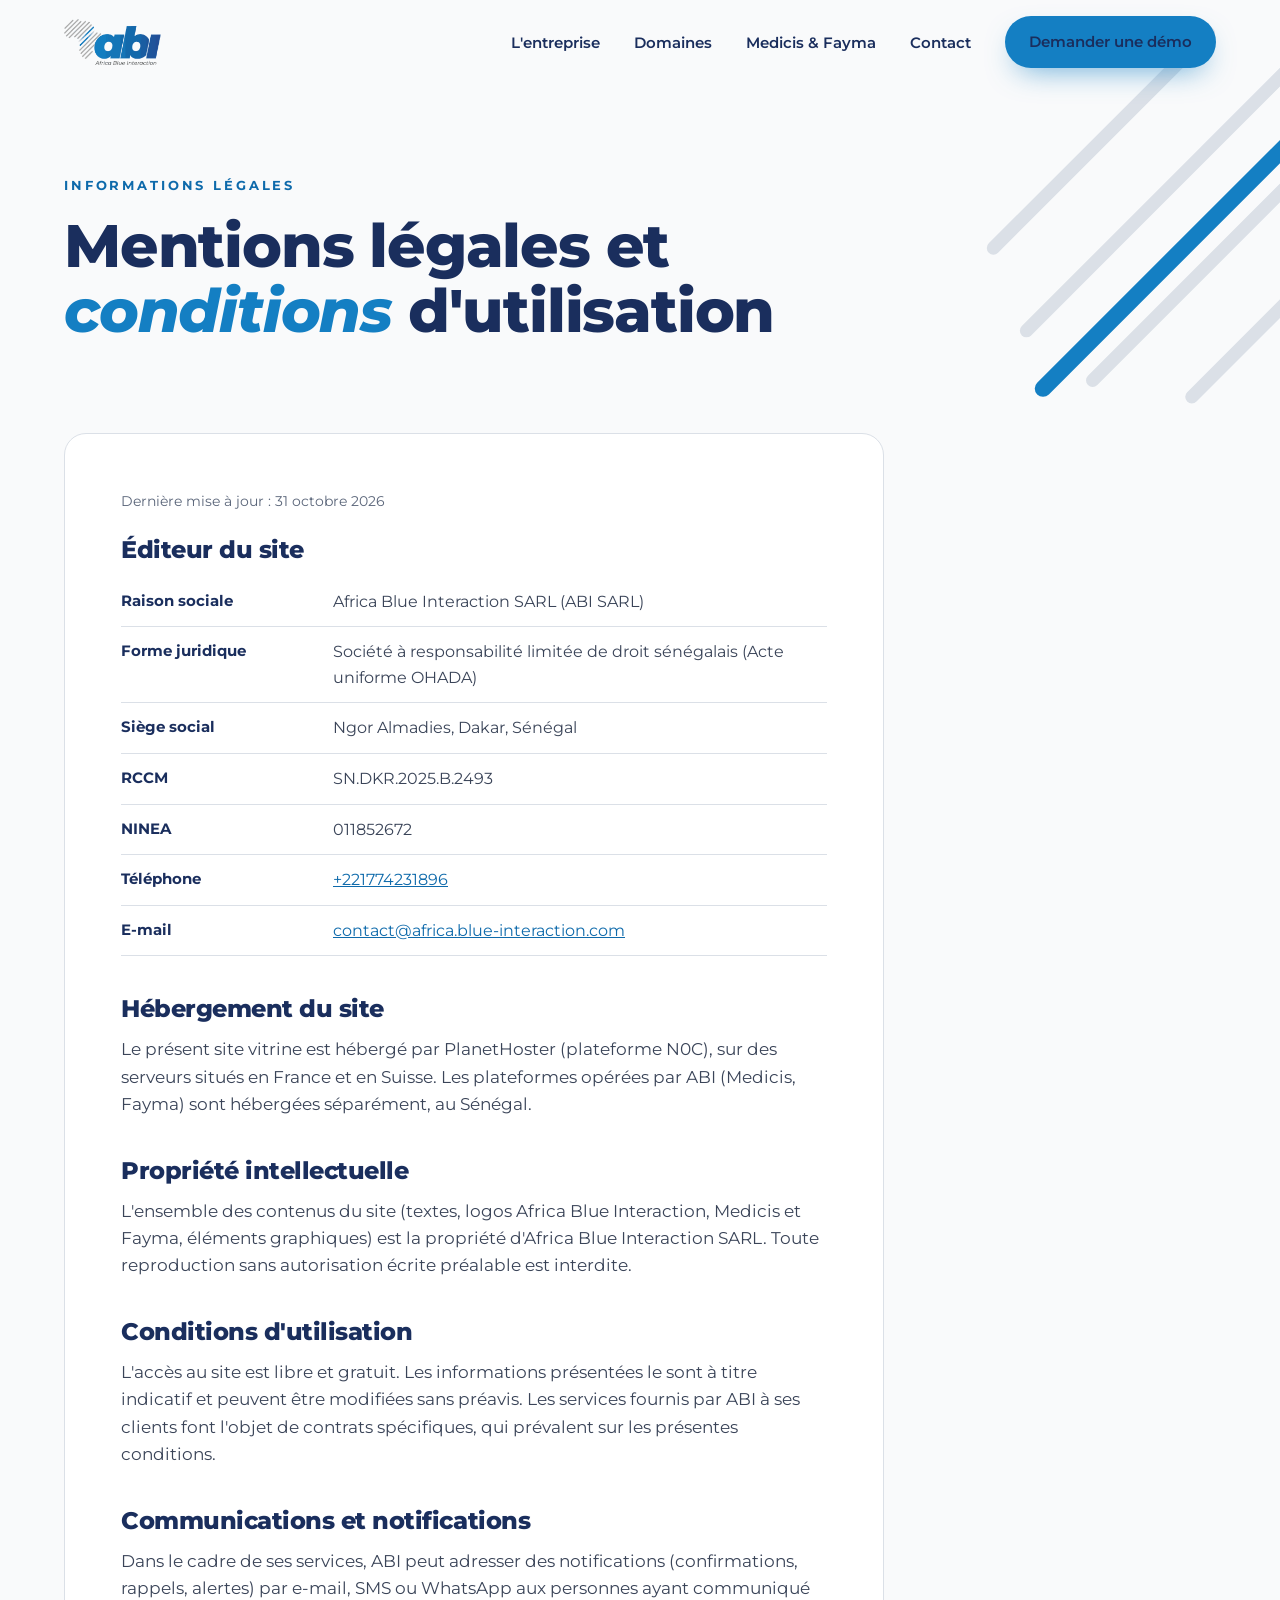
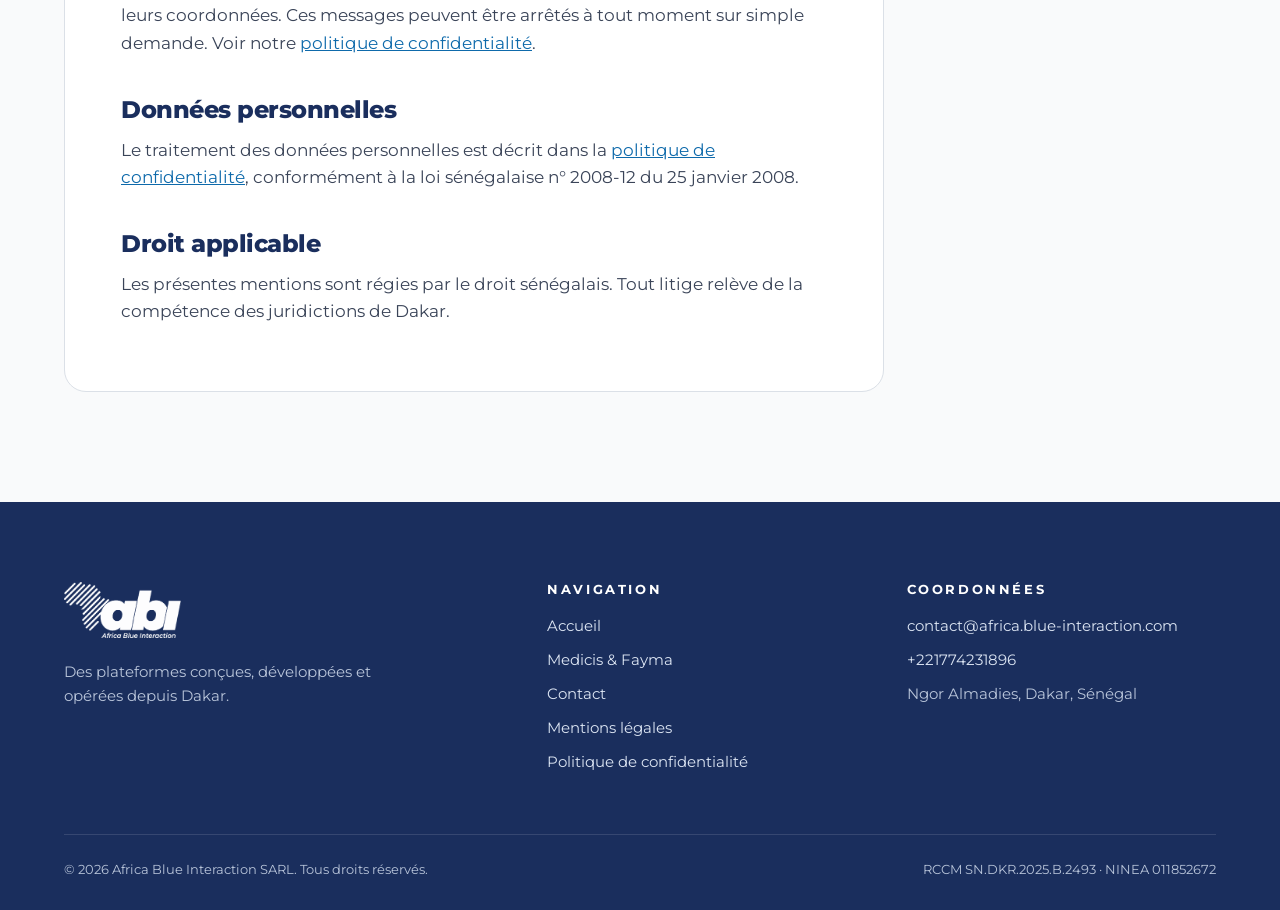
<file: mentions-legales.html>
<!doctype html>
<html lang="fr">
<head>
<meta charset="utf-8">
<meta name="viewport" content="width=device-width,initial-scale=1">
<title>Mentions légales et CGU — Africa Blue Interaction</title>
<link rel="icon" href="assets/logo-abi.png">
<link rel="preconnect" href="https://fonts.googleapis.com">
<link rel="preconnect" href="https://fonts.gstatic.com" crossorigin>
<link href="https://fonts.googleapis.com/css2?family=Montserrat:ital,wght@0,400;0,500;0,600;0,700;0,800;1,700;1,800&display=swap" rel="stylesheet">
<link rel="stylesheet" href="style.css">
</head>
<body>
<header class="top" id="top">
  <div class="wrap nav">
    <a class="logo" href="index.html" aria-label="Accueil"><img src="assets/logo-abi.png" alt="Africa Blue Interaction"></a>
    <button class="burger" aria-label="Ouvrir le menu" aria-expanded="false"><span></span><span></span><span></span></button>
    <ul id="menu">
      <li><a href="index.html#entreprise">L'entreprise</a></li>
      <li><a href="index.html#domaines">Domaines</a></li>
      <li><a href="index.html#solutions">Medicis &amp; Fayma</a></li>
      <li><a href="index.html#contact">Contact</a></li>
      <li><a class="btn btn-bleu" href="index.html#contact">Demander une démo</a></li>
    </ul>
  </div>
</header>
<section class="page-head">
  <svg class="stripes" viewBox="0 0 640 500" preserveAspectRatio="xMaxYMid meet" aria-hidden="true">
    <g stroke="#DBE0E7" stroke-width="16" stroke-linecap="round">
      <line x1="200" y1="300" x2="460" y2="40"/><line x1="240" y1="400" x2="600" y2="40"/><line x1="320" y1="460" x2="640" y2="140"/><line x1="440" y1="480" x2="640" y2="280"/>
    </g>
    <line x1="260" y1="470" x2="600" y2="130" stroke="#147FC3" stroke-width="20" stroke-linecap="round"/>
  </svg>
  <div class="wrap"><span class="label">Informations légales</span><h1>Mentions légales et <em class="k">conditions</em> d'utilisation</h1></div>
</section>
<section class="doc"><div class="wrap"><div class="content">
<p class="updated">Dernière mise à jour : 31 octobre 2026</p>
<h2>Éditeur du site</h2>
<dl>
<div><dt>Raison sociale</dt><dd>Africa Blue Interaction SARL (ABI SARL)</dd></div>
<div><dt>Forme juridique</dt><dd>Société à responsabilité limitée de droit sénégalais (Acte uniforme OHADA)</dd></div>
<div><dt>Siège social</dt><dd>Ngor Almadies, Dakar, Sénégal</dd></div>
<div><dt>RCCM</dt><dd>SN.DKR.2025.B.2493</dd></div>
<div><dt>NINEA</dt><dd>011852672</dd></div>
<div><dt>Téléphone</dt><dd><a href="tel:+221774231896">+221774231896</a></dd></div>
<div><dt>E-mail</dt><dd><a href="mailto:contact@africa.blue-interaction.com">contact@africa.blue-interaction.com</a></dd></div>
</dl>
<h2>Hébergement du site</h2>
<p>Le présent site vitrine est hébergé par PlanetHoster (plateforme N0C), sur des serveurs situés en France et en Suisse. Les plateformes opérées par ABI (Medicis, Fayma) sont hébergées séparément, au Sénégal.</p>
<h2>Propriété intellectuelle</h2>
<p>L'ensemble des contenus du site (textes, logos Africa Blue Interaction, Medicis et Fayma, éléments graphiques) est la propriété d'Africa Blue Interaction SARL. Toute reproduction sans autorisation écrite préalable est interdite.</p>
<h2>Conditions d'utilisation</h2>
<p>L'accès au site est libre et gratuit. Les informations présentées le sont à titre indicatif et peuvent être modifiées sans préavis. Les services fournis par ABI à ses clients font l'objet de contrats spécifiques, qui prévalent sur les présentes conditions.</p>
<h2>Communications et notifications</h2>
<p>Dans le cadre de ses services, ABI peut adresser des notifications (confirmations, rappels, alertes) par e-mail, SMS ou WhatsApp aux personnes ayant communiqué leurs coordonnées. Ces messages peuvent être arrêtés à tout moment sur simple demande. Voir notre <a href="politique-confidentialite.html">politique de confidentialité</a>.</p>
<h2>Données personnelles</h2>
<p>Le traitement des données personnelles est décrit dans la <a href="politique-confidentialite.html">politique de confidentialité</a>, conformément à la loi sénégalaise n° 2008-12 du 25 janvier 2008.</p>
<h2>Droit applicable</h2>
<p>Les présentes mentions sont régies par le droit sénégalais. Tout litige relève de la compétence des juridictions de Dakar.</p>
</div></div></section>
<footer>
  <div class="wrap">
    <div class="foot-grid">
      <div><img class="flogo" src="assets/logo-abi-blanc.png" alt="Africa Blue Interaction"><p style="max-width:360px">Des plateformes conçues, développées et opérées depuis Dakar.</p></div>
      <div><h4>Navigation</h4><ul><li><a href="index.html">Accueil</a></li><li><a href="index.html#solutions">Medicis &amp; Fayma</a></li><li><a href="index.html#contact">Contact</a></li><li><a href="mentions-legales.html">Mentions légales</a></li><li><a href="politique-confidentialite.html">Politique de confidentialité</a></li></ul></div>
      <div><h4>Coordonnées</h4><ul><li><a href="mailto:contact@africa.blue-interaction.com">contact@africa.blue-interaction.com</a></li><li><a href="tel:+221774231896">+221774231896</a></li><li>Ngor Almadies, Dakar, Sénégal</li></ul></div>
    </div>
    <div class="legal-line"><span>© 2026 Africa Blue Interaction SARL. Tous droits réservés.</span><span>RCCM SN.DKR.2025.B.2493 · NINEA 011852672</span></div>
  </div>
</footer>
<script src="site.js"></script>
</body>
</html>
</file>
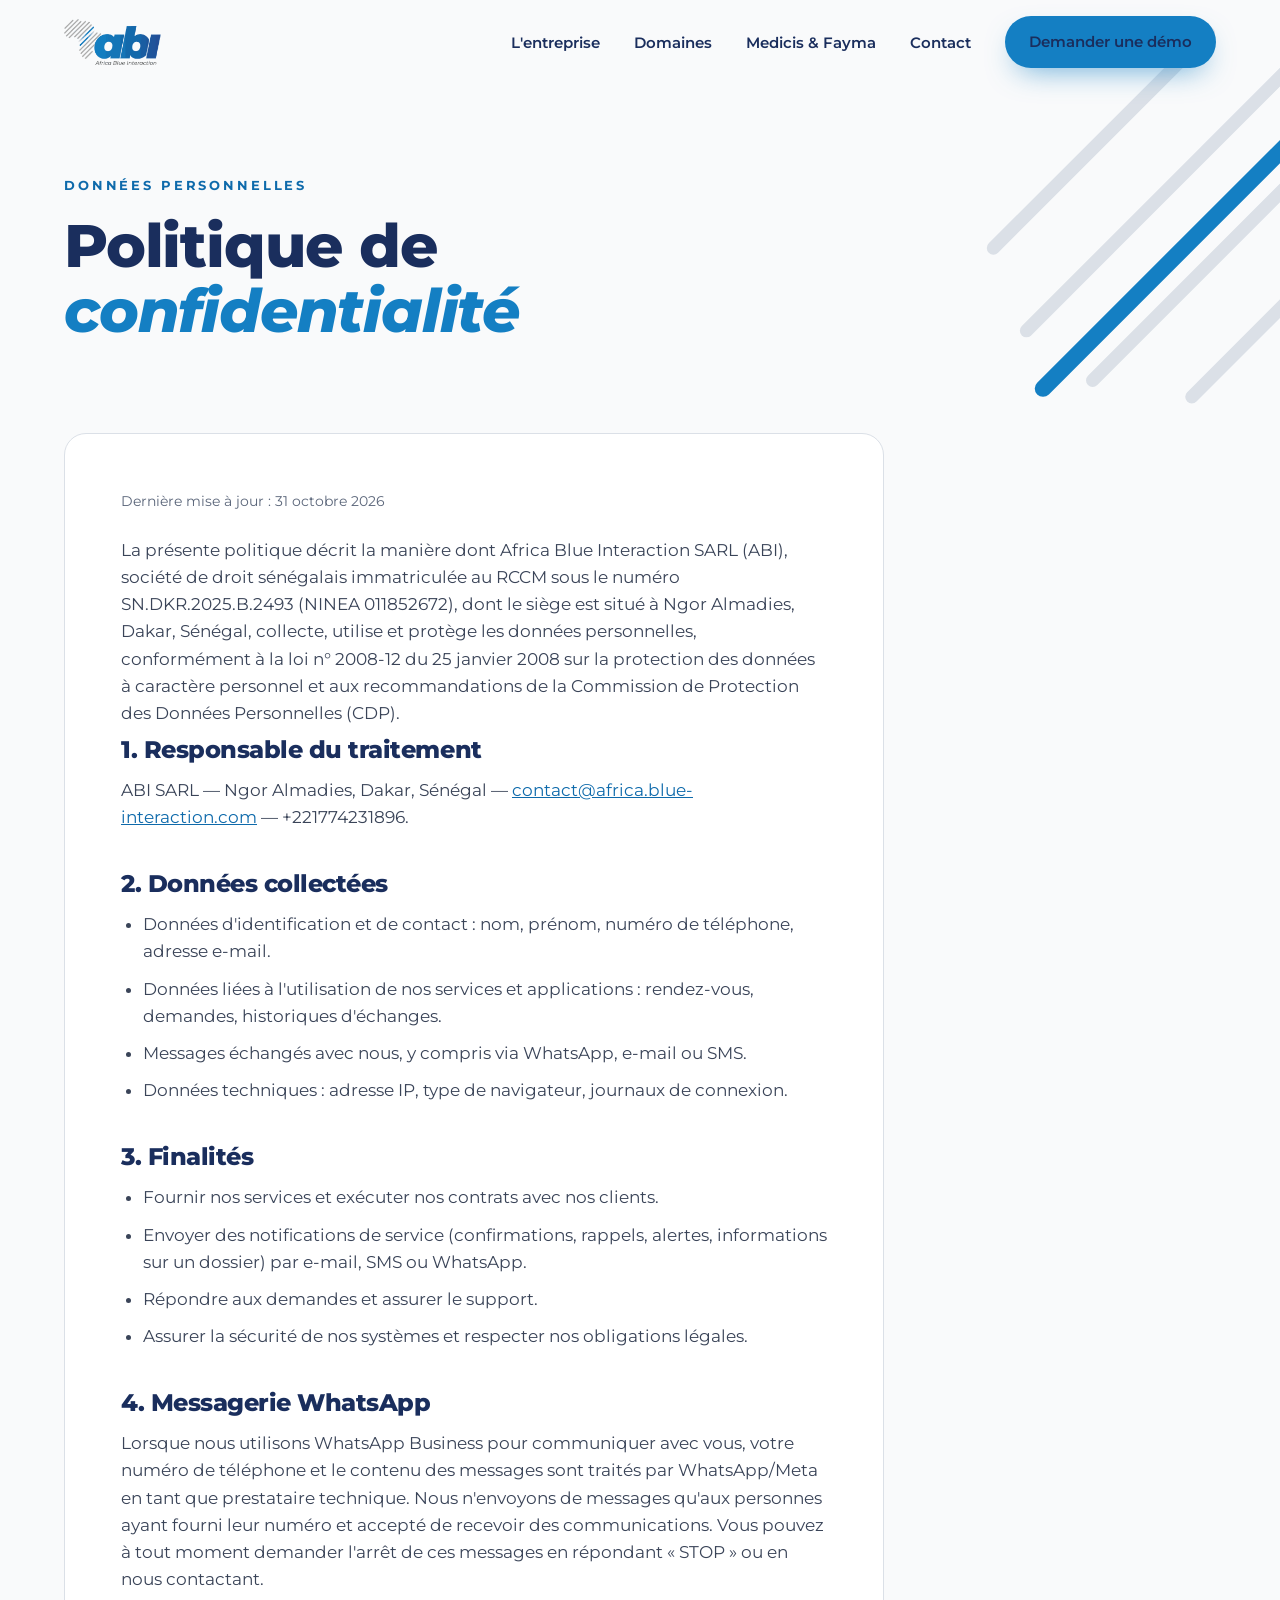
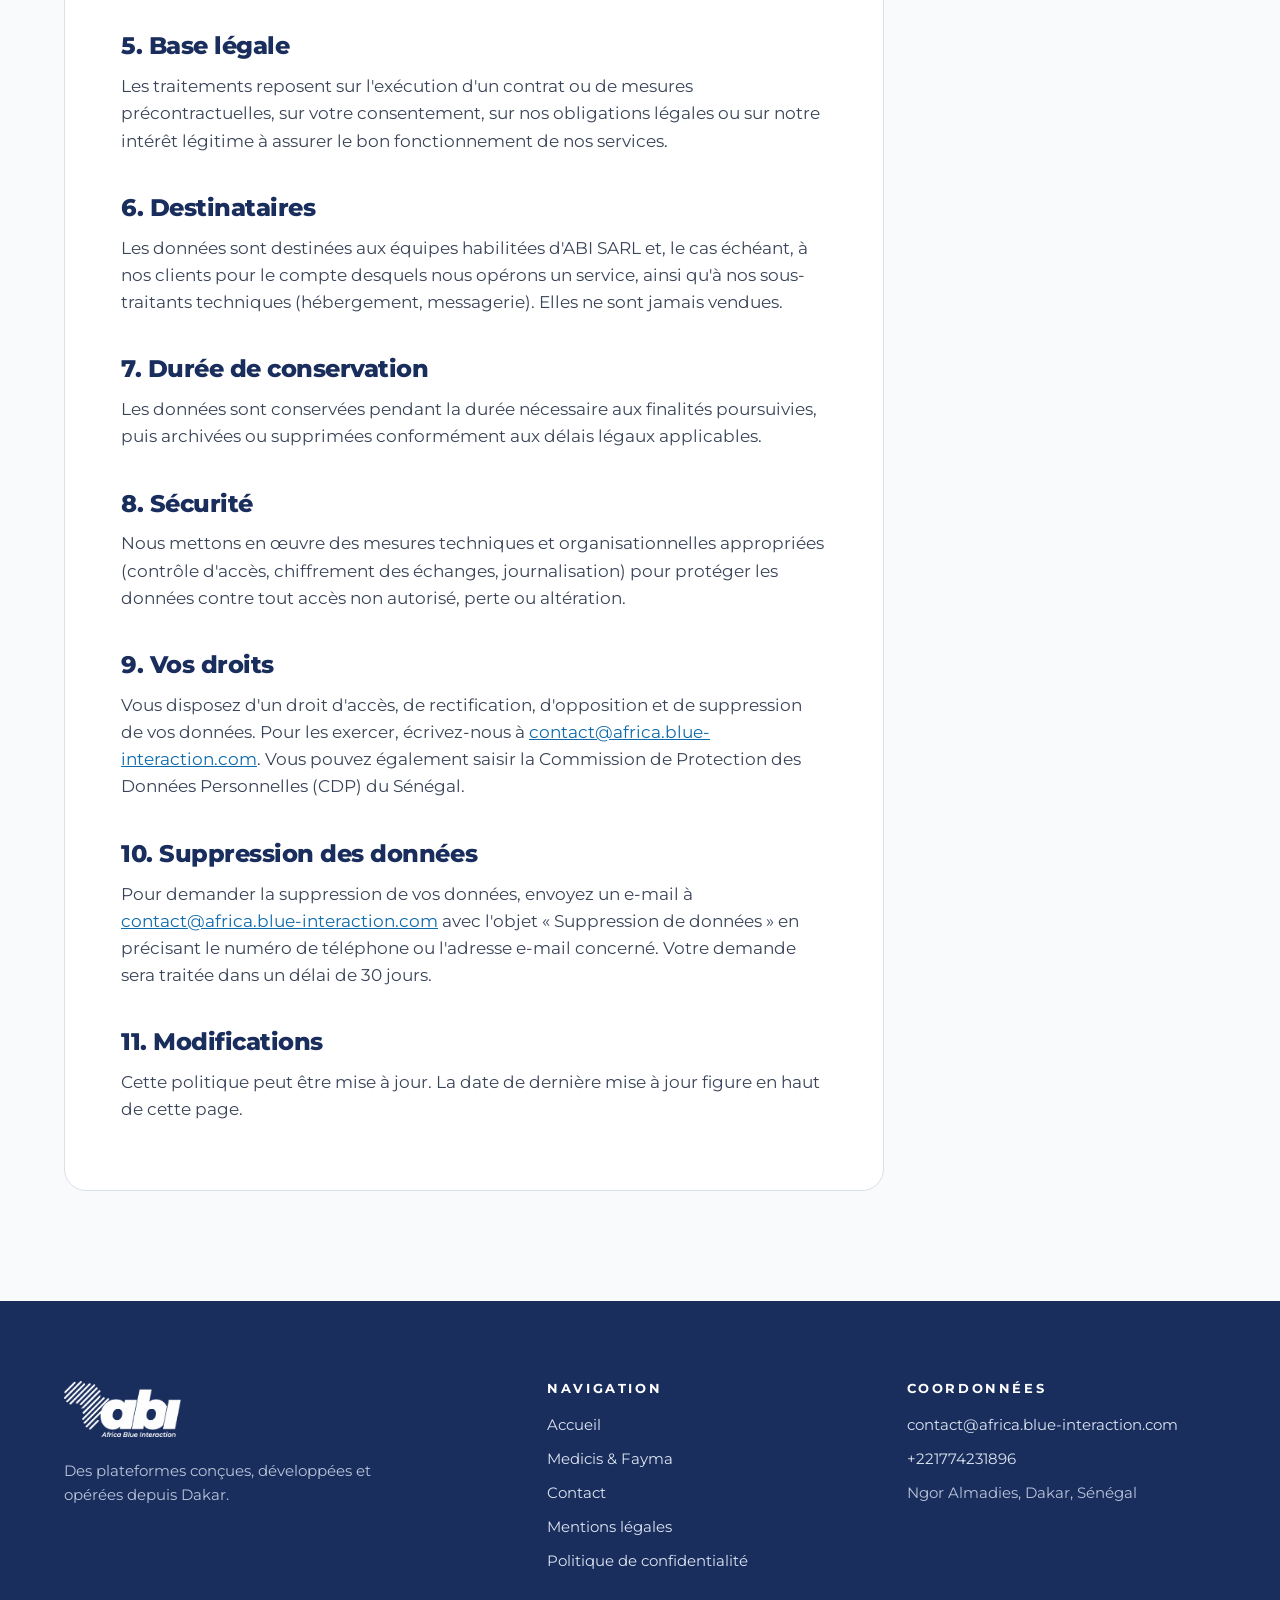
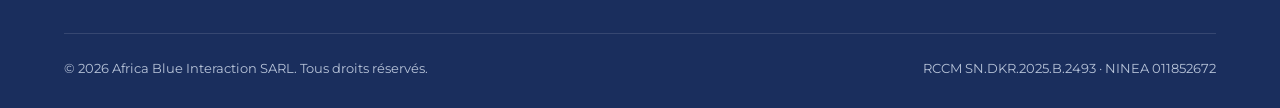
<file: politique-confidentialite.html>
<!doctype html>
<html lang="fr">
<head>
<meta charset="utf-8">
<meta name="viewport" content="width=device-width,initial-scale=1">
<title>Politique de confidentialité — Africa Blue Interaction</title>
<link rel="icon" href="assets/logo-abi.png">
<link rel="preconnect" href="https://fonts.googleapis.com">
<link rel="preconnect" href="https://fonts.gstatic.com" crossorigin>
<link href="https://fonts.googleapis.com/css2?family=Montserrat:ital,wght@0,400;0,500;0,600;0,700;0,800;1,700;1,800&display=swap" rel="stylesheet">
<link rel="stylesheet" href="style.css">
</head>
<body>
<header class="top" id="top">
  <div class="wrap nav">
    <a class="logo" href="index.html" aria-label="Accueil"><img src="assets/logo-abi.png" alt="Africa Blue Interaction"></a>
    <button class="burger" aria-label="Ouvrir le menu" aria-expanded="false"><span></span><span></span><span></span></button>
    <ul id="menu">
      <li><a href="index.html#entreprise">L'entreprise</a></li>
      <li><a href="index.html#domaines">Domaines</a></li>
      <li><a href="index.html#solutions">Medicis &amp; Fayma</a></li>
      <li><a href="index.html#contact">Contact</a></li>
      <li><a class="btn btn-bleu" href="index.html#contact">Demander une démo</a></li>
    </ul>
  </div>
</header>
<section class="page-head">
  <svg class="stripes" viewBox="0 0 640 500" preserveAspectRatio="xMaxYMid meet" aria-hidden="true">
    <g stroke="#DBE0E7" stroke-width="16" stroke-linecap="round">
      <line x1="200" y1="300" x2="460" y2="40"/><line x1="240" y1="400" x2="600" y2="40"/><line x1="320" y1="460" x2="640" y2="140"/><line x1="440" y1="480" x2="640" y2="280"/>
    </g>
    <line x1="260" y1="470" x2="600" y2="130" stroke="#147FC3" stroke-width="20" stroke-linecap="round"/>
  </svg>
  <div class="wrap"><span class="label">Données personnelles</span><h1>Politique de <em class="k">confidentialité</em></h1></div>
</section>
<section class="doc"><div class="wrap"><div class="content">
<p class="updated">Dernière mise à jour : 31 octobre 2026</p>

<p>La présente politique décrit la manière dont Africa Blue Interaction SARL (ABI), société de droit sénégalais immatriculée au RCCM sous le numéro SN.DKR.2025.B.2493 (NINEA 011852672), dont le siège est situé à Ngor Almadies, Dakar, Sénégal, collecte, utilise et protège les données personnelles, conformément à la loi n° 2008-12 du 25 janvier 2008 sur la protection des données à caractère personnel et aux recommandations de la Commission de Protection des Données Personnelles (CDP).</p>

<h2>1. Responsable du traitement</h2>
<p>ABI SARL — Ngor Almadies, Dakar, Sénégal — <a href="mailto:contact@africa.blue-interaction.com">contact@africa.blue-interaction.com</a> — +221774231896.</p>

<h2>2. Données collectées</h2>
<ul>
<li>Données d'identification et de contact : nom, prénom, numéro de téléphone, adresse e-mail.</li>
<li>Données liées à l'utilisation de nos services et applications : rendez-vous, demandes, historiques d'échanges.</li>
<li>Messages échangés avec nous, y compris via WhatsApp, e-mail ou SMS.</li>
<li>Données techniques : adresse IP, type de navigateur, journaux de connexion.</li>
</ul>

<h2>3. Finalités</h2>
<ul>
<li>Fournir nos services et exécuter nos contrats avec nos clients.</li>
<li>Envoyer des notifications de service (confirmations, rappels, alertes, informations sur un dossier) par e-mail, SMS ou WhatsApp.</li>
<li>Répondre aux demandes et assurer le support.</li>
<li>Assurer la sécurité de nos systèmes et respecter nos obligations légales.</li>
</ul>

<h2>4. Messagerie WhatsApp</h2>
<p>Lorsque nous utilisons WhatsApp Business pour communiquer avec vous, votre numéro de téléphone et le contenu des messages sont traités par WhatsApp/Meta en tant que prestataire technique. Nous n'envoyons de messages qu'aux personnes ayant fourni leur numéro et accepté de recevoir des communications. Vous pouvez à tout moment demander l'arrêt de ces messages en répondant « STOP » ou en nous contactant.</p>

<h2>5. Base légale</h2>
<p>Les traitements reposent sur l'exécution d'un contrat ou de mesures précontractuelles, sur votre consentement, sur nos obligations légales ou sur notre intérêt légitime à assurer le bon fonctionnement de nos services.</p>

<h2>6. Destinataires</h2>
<p>Les données sont destinées aux équipes habilitées d'ABI SARL et, le cas échéant, à nos clients pour le compte desquels nous opérons un service, ainsi qu'à nos sous-traitants techniques (hébergement, messagerie). Elles ne sont jamais vendues.</p>

<h2>7. Durée de conservation</h2>
<p>Les données sont conservées pendant la durée nécessaire aux finalités poursuivies, puis archivées ou supprimées conformément aux délais légaux applicables.</p>

<h2>8. Sécurité</h2>
<p>Nous mettons en œuvre des mesures techniques et organisationnelles appropriées (contrôle d'accès, chiffrement des échanges, journalisation) pour protéger les données contre tout accès non autorisé, perte ou altération.</p>

<h2>9. Vos droits</h2>
<p>Vous disposez d'un droit d'accès, de rectification, d'opposition et de suppression de vos données. Pour les exercer, écrivez-nous à <a href="mailto:contact@africa.blue-interaction.com">contact@africa.blue-interaction.com</a>. Vous pouvez également saisir la Commission de Protection des Données Personnelles (CDP) du Sénégal.</p>

<h2>10. Suppression des données</h2>
<p>Pour demander la suppression de vos données, envoyez un e-mail à <a href="mailto:contact@africa.blue-interaction.com">contact@africa.blue-interaction.com</a> avec l'objet « Suppression de données » en précisant le numéro de téléphone ou l'adresse e-mail concerné. Votre demande sera traitée dans un délai de 30 jours.</p>

<h2>11. Modifications</h2>
<p>Cette politique peut être mise à jour. La date de dernière mise à jour figure en haut de cette page.</p>
</div></div></section>
<footer>
  <div class="wrap">
    <div class="foot-grid">
      <div><img class="flogo" src="assets/logo-abi-blanc.png" alt="Africa Blue Interaction"><p style="max-width:360px">Des plateformes conçues, développées et opérées depuis Dakar.</p></div>
      <div><h4>Navigation</h4><ul><li><a href="index.html">Accueil</a></li><li><a href="index.html#solutions">Medicis &amp; Fayma</a></li><li><a href="index.html#contact">Contact</a></li><li><a href="mentions-legales.html">Mentions légales</a></li><li><a href="politique-confidentialite.html">Politique de confidentialité</a></li></ul></div>
      <div><h4>Coordonnées</h4><ul><li><a href="mailto:contact@africa.blue-interaction.com">contact@africa.blue-interaction.com</a></li><li><a href="tel:+221774231896">+221774231896</a></li><li>Ngor Almadies, Dakar, Sénégal</li></ul></div>
    </div>
    <div class="legal-line"><span>© 2026 Africa Blue Interaction SARL. Tous droits réservés.</span><span>RCCM SN.DKR.2025.B.2493 · NINEA 011852672</span></div>
  </div>
</footer>
<script src="site.js"></script>
</body>
</html>
</file>
<file: style.css>
/* Africa Blue Interaction — charte plaquettes 2026 */
:root{
  --marine:#1A2E5D;
  --bleu:#147FC3;
  --bleu-texte:#0E6AAB;
  --bleu-medicis:#1C60A7;
  --rayure:#DBE0E7;
  --fond:#F9FAFB;
  --blanc:#FFFFFF;
  --texte:#3A4458;
  --texte-doux:#5B667A;
  --rouge-medicis:#E3061B;
  --rayon:18px;
  --ombre:0 24px 60px -24px rgba(26,46,93,.28);
}
*{box-sizing:border-box;margin:0;padding:0}
html{scroll-behavior:smooth;scroll-padding-top:84px}
body{font-family:"Montserrat",system-ui,sans-serif;color:var(--texte);background:var(--fond);font-size:18px;line-height:1.6;-webkit-font-smoothing:antialiased;overflow-x:hidden}
img{max-width:100%;display:block}
a{color:var(--bleu-texte)}
h1,h2,h3,h4{color:var(--marine);font-weight:800;line-height:1.08;letter-spacing:-.02em}
em.k{font-style:italic;color:var(--bleu);font-weight:800}
.wrap{max-width:1200px;margin:0 auto;padding:0 24px}
.label{display:inline-block;font-size:13px;font-weight:700;letter-spacing:.22em;text-transform:uppercase;color:var(--bleu-texte);margin-bottom:18px}
.h2{font-size:clamp(32px,4.2vw,44px);margin-bottom:20px}
.lead{font-size:19px;color:var(--texte-doux);max-width:640px}
section{position:relative}
.pad{padding:120px 0}
@media(max-width:760px){.pad{padding:80px 0}}

/* Boutons */
.btn{display:inline-flex;align-items:center;gap:10px;font-weight:700;font-size:15px;text-decoration:none;padding:16px 28px;border-radius:999px;transition:transform .2s,box-shadow .2s,background .2s;border:2px solid transparent;cursor:pointer;font-family:inherit}
.btn-bleu{background:var(--bleu);color:#fff;box-shadow:0 12px 30px -12px rgba(20,127,195,.7)}
.btn-bleu:hover{transform:translateY(-2px);background:#0f73b3}
.btn-ligne{border-color:var(--marine);color:var(--marine);background:transparent}
.btn-ligne:hover{background:var(--marine);color:#fff}
.btn-blanc{background:#fff;color:var(--marine)}
.btn svg{width:18px;height:18px}

/* En-tête */
.top{position:fixed;inset:0 0 auto 0;z-index:50;transition:background .3s,box-shadow .3s}
.top.scrolled{background:rgba(249,250,251,.92);backdrop-filter:blur(12px);box-shadow:0 1px 0 var(--rayure)}
.nav{display:flex;align-items:center;justify-content:space-between;height:84px;gap:24px}
.nav .logo img{height:46px;width:auto}
.nav ul{display:flex;gap:34px;list-style:none;align-items:center}
.nav ul a{color:var(--marine);text-decoration:none;font-weight:600;font-size:15px;position:relative}
.nav ul a:not(.btn)::after{content:"";position:absolute;left:0;bottom:-6px;height:2px;width:0;background:var(--bleu);transition:width .25s}
.nav ul a:not(.btn):hover::after{width:100%}
.nav .btn{padding:12px 22px}
.burger{display:none;background:none;border:0;width:44px;height:44px;cursor:pointer}
.burger span{display:block;height:2px;width:24px;background:var(--marine);margin:6px auto;border-radius:2px}
@media(max-width:900px){
  .burger{display:block}
  .nav ul{position:fixed;inset:84px 0 auto 0;background:var(--fond);flex-direction:column;align-items:flex-start;padding:24px;gap:22px;box-shadow:0 20px 40px -20px rgba(26,46,93,.3);transform:translateY(-130%);transition:transform .3s}
  .nav ul.open{transform:none}
}

/* Héros */
.hero{min-height:100vh;display:flex;align-items:center;padding:130px 0 90px;overflow:hidden}
.hero-grid{display:grid;grid-template-columns:1.05fr .95fr;gap:40px;align-items:center;position:relative;z-index:2}
.hero h1{font-size:clamp(42px,6vw,72px);margin-bottom:26px}
.hero .sub{font-size:20px;color:var(--texte-doux);margin-bottom:38px;max-width:520px}
.hero .ctas{display:flex;gap:14px;flex-wrap:wrap}
.hero .meta{display:flex;align-items:center;gap:28px;margin-top:54px;flex-wrap:wrap}
.hero .meta .city{font-size:14px;font-weight:700;letter-spacing:.22em;color:var(--bleu-texte)}
.hero .meta .sep{width:1px;height:40px;background:var(--rayure)}
.hero .meta a img{height:44px;width:auto;transition:transform .2s}
.hero .meta a:hover img{transform:translateY(-2px)}
.vertical{position:absolute;left:30px;top:50%;writing-mode:vertical-rl;transform:translateY(-50%) rotate(180deg);font-size:12px;font-weight:700;letter-spacing:.32em;color:var(--texte-doux);white-space:nowrap}
.stripes{position:absolute;right:-6%;top:6%;width:62%;height:96%;z-index:1;pointer-events:none}
.stripes line{stroke-linecap:round}
.hero-visual{position:relative}
.browser{background:#fff;border-radius:16px;box-shadow:var(--ombre);overflow:hidden;transform:rotate(-1.2deg)}
.browser .bar{display:flex;gap:7px;padding:12px 14px;background:#F1F4F8;border-bottom:1px solid var(--rayure)}
.browser .bar i{width:10px;height:10px;border-radius:50%;background:var(--rayure)}
.badge{position:absolute;left:-28px;bottom:-30px;background:#fff;border-radius:16px;padding:18px 22px;box-shadow:var(--ombre);display:flex;align-items:center;gap:14px;transform:rotate(1deg)}
.badge b{font-size:38px;font-style:italic;font-weight:800;color:var(--bleu);line-height:1}
.badge span{font-size:14px;font-weight:600;color:var(--marine);line-height:1.3}
@media(max-width:1320px){.vertical{display:none}}
@media(max-width:960px){
  .hero-grid{grid-template-columns:1fr}
  .hero-visual{margin-top:30px}
  .vertical{display:none}
  .stripes{width:120%;right:-50%;opacity:.6}
  .badge{left:12px}
}

/* Bandeau défilant */
.marquee{background:var(--marine);color:#fff;overflow:hidden;padding:22px 0;white-space:nowrap}
.marquee .track{display:inline-flex;gap:0;animation:defile 40s linear infinite}
.marquee span{font-weight:700;font-size:17px;letter-spacing:.02em;padding:0 26px;display:inline-flex;align-items:center;gap:26px}
.marquee span::after{content:"";width:28px;height:4px;border-radius:4px;background:var(--bleu);transform:rotate(-45deg)}
.marquee.bleu{background:var(--bleu)}
.marquee.bleu span{font-size:26px;font-weight:800;text-transform:uppercase;font-style:italic}
.marquee.bleu span::after{background:#fff}
@keyframes defile{to{transform:translateX(-50%)}}
@media(prefers-reduced-motion:reduce){.marquee .track{animation:none}}

/* Entreprise */
.split{display:grid;grid-template-columns:1.1fr .9fr;gap:70px;align-items:center}
@media(max-width:900px){.split{grid-template-columns:1fr;gap:40px}}
.chiffres{display:grid;gap:0;margin-top:40px;border-top:2px solid var(--marine)}
.chiffre{display:grid;grid-template-columns:140px 1fr;gap:20px;align-items:center;padding:20px 0;border-bottom:1px solid var(--rayure)}
.chiffre b{font-size:46px;font-weight:800;font-style:italic;color:var(--bleu);line-height:1}
.chiffre span{color:var(--marine);font-weight:500}
.art{position:relative;aspect-ratio:1;max-width:460px;margin-left:auto;width:100%}

/* Distinctions */
.atouts{display:grid;grid-template-columns:repeat(2,1fr);border-top:2px solid var(--marine);margin-top:50px}
.atout{display:grid;grid-template-columns:70px 1fr;gap:18px;padding:30px 30px 30px 0;border-bottom:2px solid var(--marine)}
.atout .n{font-size:40px;font-weight:800;font-style:italic;color:var(--bleu);line-height:1}
.atout h3{font-size:22px;margin-bottom:8px}
.atout p{color:var(--texte-doux)}
@media(max-width:760px){.atouts{grid-template-columns:1fr}}

/* Domaines */
.cartes{display:grid;grid-template-columns:repeat(4,1fr);gap:22px;margin-top:56px}
@media(max-width:1000px){.cartes{grid-template-columns:repeat(2,1fr)}}
@media(max-width:600px){.cartes{grid-template-columns:1fr}}
.carte{background:#fff;border:1px solid var(--rayure);border-radius:var(--rayon);padding:34px 28px;transition:transform .25s,box-shadow .25s,border-color .25s;position:relative;overflow:hidden}
.carte:hover{transform:translateY(-6px);box-shadow:var(--ombre);border-color:transparent}
.carte::before{content:"";position:absolute;right:-30px;top:-30px;width:110px;height:6px;border-radius:6px;background:var(--bleu);transform:rotate(-45deg);opacity:0;transition:opacity .25s}
.carte:hover::before{opacity:1}
.ico{width:56px;height:56px;border-radius:14px;background:#EAF3FA;display:grid;place-items:center;margin-bottom:24px}
.ico svg{width:28px;height:28px;stroke:var(--bleu);fill:none;stroke-width:1.8;stroke-linecap:round;stroke-linejoin:round}
.carte h3{font-size:21px;margin-bottom:12px}
.carte p{font-size:16px;color:var(--texte-doux)}

/* Solutions */
.solutions{background:var(--marine);color:#cfd8e8;overflow:hidden}
.solutions .h2{color:#fff}
.solutions .label{color:#7FC3EE}
.sol-head{display:flex;justify-content:space-between;align-items:flex-end;gap:30px;flex-wrap:wrap;margin-bottom:56px}
.sol-grid{display:grid;grid-template-columns:1fr 1fr;gap:26px}
@media(max-width:900px){.sol-grid{grid-template-columns:1fr}}
.sol{border-radius:22px;overflow:hidden;display:flex;flex-direction:column;text-decoration:none;transition:transform .3s}
.sol:hover{transform:translateY(-6px)}
.sol .vis{position:relative;aspect-ratio:16/10;overflow:hidden;display:grid;place-items:center;padding:34px}
.sol.med .vis{background:var(--bleu-medicis)}
.sol.fay .vis{background:#0F2B48}
.sol .vis svg.rays{position:absolute;inset:0;width:100%;height:100%}
.sol .vis .shot{position:relative;border-radius:12px;box-shadow:0 30px 60px -20px rgba(0,0,0,.5);width:100%}
.sol .body{background:#fff;padding:30px 32px 34px;flex:1}
.sol .num{font-size:15px;font-weight:800;font-style:italic;color:var(--bleu)}
.sol .tag{font-size:12px;font-weight:700;letter-spacing:.2em;color:var(--texte-doux);margin-left:12px}
.sol h3{font-size:30px;margin:10px 0 10px}
.sol p{color:var(--texte-doux);font-size:17px}
.sol .go{margin-top:20px;font-weight:700;color:var(--bleu-texte);display:inline-flex;gap:8px;align-items:center;font-size:15px}
.fay-card{position:relative;background:#0F2B48;border:1px solid rgba(255,255,255,.12);border-radius:14px;padding:28px 30px;width:100%;box-shadow:0 30px 60px -20px rgba(0,0,0,.5)}
.fay-card .mk{font-weight:800;letter-spacing:.3em;color:#fff;font-size:14px;text-align:right}
.fay-card .t{color:#fff;font-weight:700;font-size:clamp(22px,2.6vw,30px);line-height:1.15;margin:34px 0 16px}
.fay-card .t span{color:#6CB8EC}
.fay-card .steps{display:flex;gap:6px;flex-wrap:wrap}
.fay-card .steps i{font-style:normal;font-size:11px;font-weight:600;color:#b9c8dc;border:1px solid rgba(255,255,255,.18);border-radius:999px;padding:5px 10px}

/* Méthode */
.etapes{display:grid;grid-template-columns:repeat(4,1fr);gap:0;margin-top:60px;counter-reset:e}
@media(max-width:900px){.etapes{grid-template-columns:1fr 1fr;row-gap:40px}}
@media(max-width:560px){.etapes{grid-template-columns:1fr}}
.etape{padding:0 26px 0 0;position:relative}
.etape .top-line{display:flex;align-items:center;gap:14px;margin-bottom:24px}
.etape .n{font-size:44px;font-weight:800;font-style:italic;color:var(--bleu);line-height:1}
.etape .top-line::after{content:"";flex:1;height:2px;background:var(--rayure)}
.etape:last-child .top-line::after{display:none}
.etape .ico{margin-bottom:18px}
.etape h3{font-size:22px;margin-bottom:10px}
.etape p{color:var(--texte-doux);font-size:16px}

/* Chiffre clé */
.cle{background:linear-gradient(120deg,#1580C4 0%,#1B5FA6 60%,#22448E 100%);color:#fff;overflow:hidden}
.cle .label{color:#fff;opacity:.85}
.cle .big{font-size:clamp(80px,13vw,170px);font-weight:800;font-style:italic;line-height:.95;letter-spacing:-.03em;margin:6px 0 24px}
.cle p{font-size:clamp(20px,2.2vw,26px);font-weight:600;max-width:760px;line-height:1.4}
.cle svg{position:absolute;right:-40px;top:50%;transform:translateY(-50%);height:90%;opacity:.9}

/* FAQ */
.faq{max-width:860px;margin:50px 0 0}
.faq details{border-bottom:1px solid var(--rayure);padding:6px 0}
.faq details:first-of-type{border-top:2px solid var(--marine)}
.faq summary{list-style:none;cursor:pointer;display:flex;justify-content:space-between;align-items:center;gap:20px;padding:22px 0;font-weight:700;font-size:20px;color:var(--marine)}
.faq summary::-webkit-details-marker{display:none}
.faq summary::after{content:"";flex:none;width:36px;height:36px;border-radius:50%;background:#EAF3FA url("data:image/svg+xml,%3Csvg xmlns='http://www.w3.org/2000/svg' viewBox='0 0 24 24' fill='none' stroke='%23147FC3' stroke-width='2.4' stroke-linecap='round'%3E%3Cpath d='M12 5v14M5 12h14'/%3E%3C/svg%3E") center/18px no-repeat;transition:transform .25s}
.faq details[open] summary::after{transform:rotate(45deg)}
.faq details p{padding:0 60px 24px 0;color:var(--texte-doux)}

/* Contact */
.contact{overflow:hidden}
.contact-grid{display:grid;grid-template-columns:1fr 1fr;gap:60px;position:relative;z-index:2}
@media(max-width:900px){.contact-grid{grid-template-columns:1fr}}
.contact h2{font-size:clamp(42px,5.6vw,68px);margin-bottom:24px}
.coord{margin-top:36px;display:grid;gap:0;border-top:2px solid var(--marine)}
.coord div{display:grid;grid-template-columns:150px 1fr;gap:16px;padding:16px 0;border-bottom:1px solid var(--rayure);font-size:16px}
.coord dt{font-size:12px;font-weight:700;letter-spacing:.18em;text-transform:uppercase;color:var(--texte-doux);padding-top:3px}
.coord dd{color:var(--marine);font-weight:600}
.coord a{color:var(--marine);text-decoration:none}
.coord a:hover{color:var(--bleu-texte)}
form.f{background:#fff;border-radius:22px;padding:38px;box-shadow:var(--ombre)}
.f .row{display:grid;grid-template-columns:1fr 1fr;gap:16px}
@media(max-width:560px){.f .row{grid-template-columns:1fr}}
.f label{display:block;font-size:13px;font-weight:700;color:var(--marine);margin:0 0 7px}
.f .fld{margin-bottom:18px}
.f input,.f select,.f textarea{width:100%;font-family:inherit;font-size:16px;padding:14px 16px;border:1.5px solid var(--rayure);border-radius:12px;background:var(--fond);color:var(--marine);transition:border-color .2s,background .2s}
.f input:focus,.f select:focus,.f textarea:focus{outline:none;border-color:var(--bleu);background:#fff}
.f textarea{min-height:120px;resize:vertical}
.f .consent{display:flex;gap:12px;align-items:flex-start;font-size:14px;color:var(--texte-doux);margin:6px 0 24px}
.f .consent input{width:18px;height:18px;margin-top:3px;flex:none;accent-color:var(--bleu)}
.f .btn{width:100%;justify-content:center}
.f .ok{display:none;margin-top:16px;padding:14px;border-radius:12px;background:#EAF3FA;color:var(--marine);font-weight:600;font-size:15px}

/* Pied */
footer{background:var(--marine);color:#b8c4d9;padding:80px 0 30px;font-size:15px;position:relative;overflow:hidden}
.foot-grid{display:grid;grid-template-columns:1.4fr 1fr 1fr;gap:50px;position:relative;z-index:2}
@media(max-width:800px){.foot-grid{grid-template-columns:1fr}}
footer .flogo{height:56px;width:auto;margin-bottom:22px}
footer h4{color:#fff;font-size:13px;letter-spacing:.2em;text-transform:uppercase;margin-bottom:18px;font-weight:700}
footer ul{list-style:none;display:grid;gap:10px}
footer a{color:#dbe4f2;text-decoration:none}
footer a:hover{color:#fff}
.legal-line{border-top:1px solid rgba(255,255,255,.12);margin-top:60px;padding-top:24px;display:flex;justify-content:space-between;gap:16px;flex-wrap:wrap;font-size:13px;position:relative;z-index:2}

/* Pages légales */
.page-head{padding:170px 0 70px;overflow:hidden;position:relative}
.page-head h1{font-size:clamp(38px,5vw,60px);max-width:760px;position:relative;z-index:2}
.page-head .label{position:relative;z-index:2}
.page-head .stripes{width:44%;top:0;height:100%}
.doc{padding:20px 0 110px}
.doc .content{max-width:820px;background:#fff;border:1px solid var(--rayure);border-radius:22px;padding:56px}
@media(max-width:600px){.doc .content{padding:30px 22px}}
.doc .updated{font-size:14px;color:var(--texte-doux);margin-bottom:24px}
.doc h2{font-size:24px;margin:40px 0 14px}
.doc h2:first-of-type{margin-top:0}
.doc p,.doc li{color:var(--texte);margin-bottom:10px;font-size:17px}
.doc ul{padding-left:22px}
.doc dl div{display:grid;grid-template-columns:200px 1fr;gap:12px;padding:12px 0;border-bottom:1px solid var(--rayure)}
@media(max-width:600px){.doc dl div{grid-template-columns:1fr;gap:2px}}
.doc dt{font-weight:700;color:var(--marine);font-size:15px}
.doc dd{font-size:16px}

/* Apparition */
.rv{opacity:0;transform:translateY(28px);transition:opacity .8s cubic-bezier(.2,.7,.2,1),transform .8s cubic-bezier(.2,.7,.2,1)}
.rv.in{opacity:1;transform:none}
@media(prefers-reduced-motion:reduce){.rv{opacity:1;transform:none}}

/* Guide vidéo */
.guide{background:#fff;border-top:1px solid var(--rayure);border-bottom:1px solid var(--rayure)}
.guide-grid{display:grid;grid-template-columns:.85fr 1.15fr;gap:60px;align-items:center}
@media(max-width:900px){.guide-grid{grid-template-columns:1fr;gap:36px}}
.guide-points{list-style:none;margin-top:28px;display:grid;gap:12px}
.guide-points li{display:flex;gap:14px;align-items:flex-start;color:var(--marine);font-weight:500}
.guide-points li::before{content:"";flex:none;width:22px;height:5px;border-radius:5px;background:var(--bleu);transform:rotate(-45deg);margin-top:12px}
.video{position:relative}
.video::before{content:"";position:absolute;right:-18px;bottom:-18px;width:60%;height:60%;border-radius:22px;background:repeating-linear-gradient(-45deg,var(--rayure) 0 10px,transparent 10px 26px);z-index:0}
.yt,.video iframe{position:relative;z-index:1;display:block;width:100%;aspect-ratio:16/9;border:0;border-radius:20px;overflow:hidden;box-shadow:var(--ombre);background:var(--marine)}
.yt{cursor:pointer;padding:0}
.yt img{width:100%;height:100%;object-fit:cover;opacity:.85;transition:opacity .3s,transform .6s}
.yt:hover img{opacity:1;transform:scale(1.03)}
.yt .play{position:absolute;left:50%;top:50%;transform:translate(-50%,-50%);width:84px;height:84px;border-radius:50%;background:var(--bleu);display:grid;place-items:center;box-shadow:0 14px 40px -10px rgba(20,127,195,.9);transition:transform .25s}
.yt:hover .play{transform:translate(-50%,-50%) scale(1.08)}
.yt .play svg{width:34px;height:34px;fill:#fff;margin-left:4px}
.yt .cap{position:absolute;left:0;right:0;bottom:0;padding:40px 22px 18px;text-align:left;color:#fff;font-weight:700;font-size:15px;background:linear-gradient(transparent,rgba(15,30,60,.85))}

/* Vidéo Medicis : disposition inversée */
.guide-grid.rev{grid-template-columns:1.15fr .85fr}
@media(max-width:900px){.guide-grid.rev{grid-template-columns:1fr}.guide-grid.rev .video{order:2}}
.guide-med{background:var(--fond);border-top:0}
.guide-med .video::before{right:auto;left:-18px}
.guide-med .yt .play{background:var(--bleu-medicis)}
.guide-med .guide-points li::before{background:var(--bleu-medicis)}
.guide + .guide{border-top:0}
</file>
